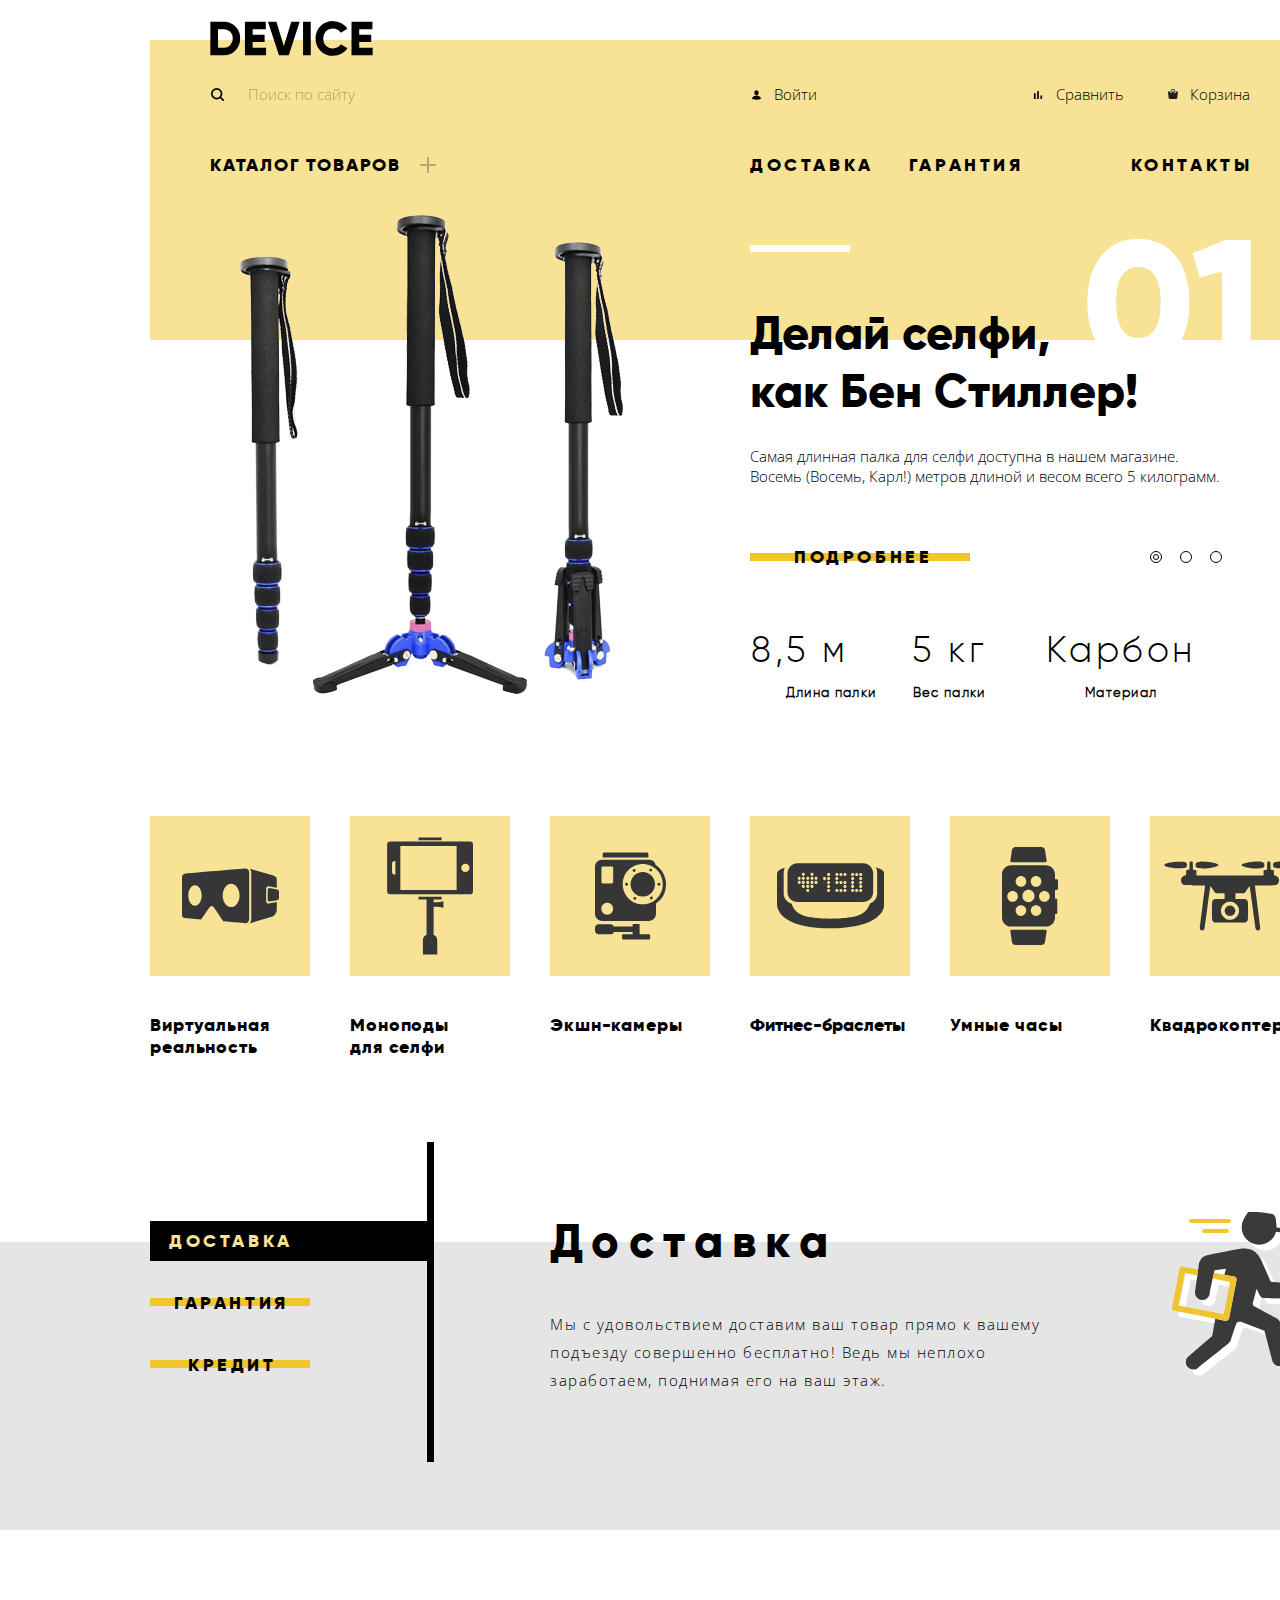
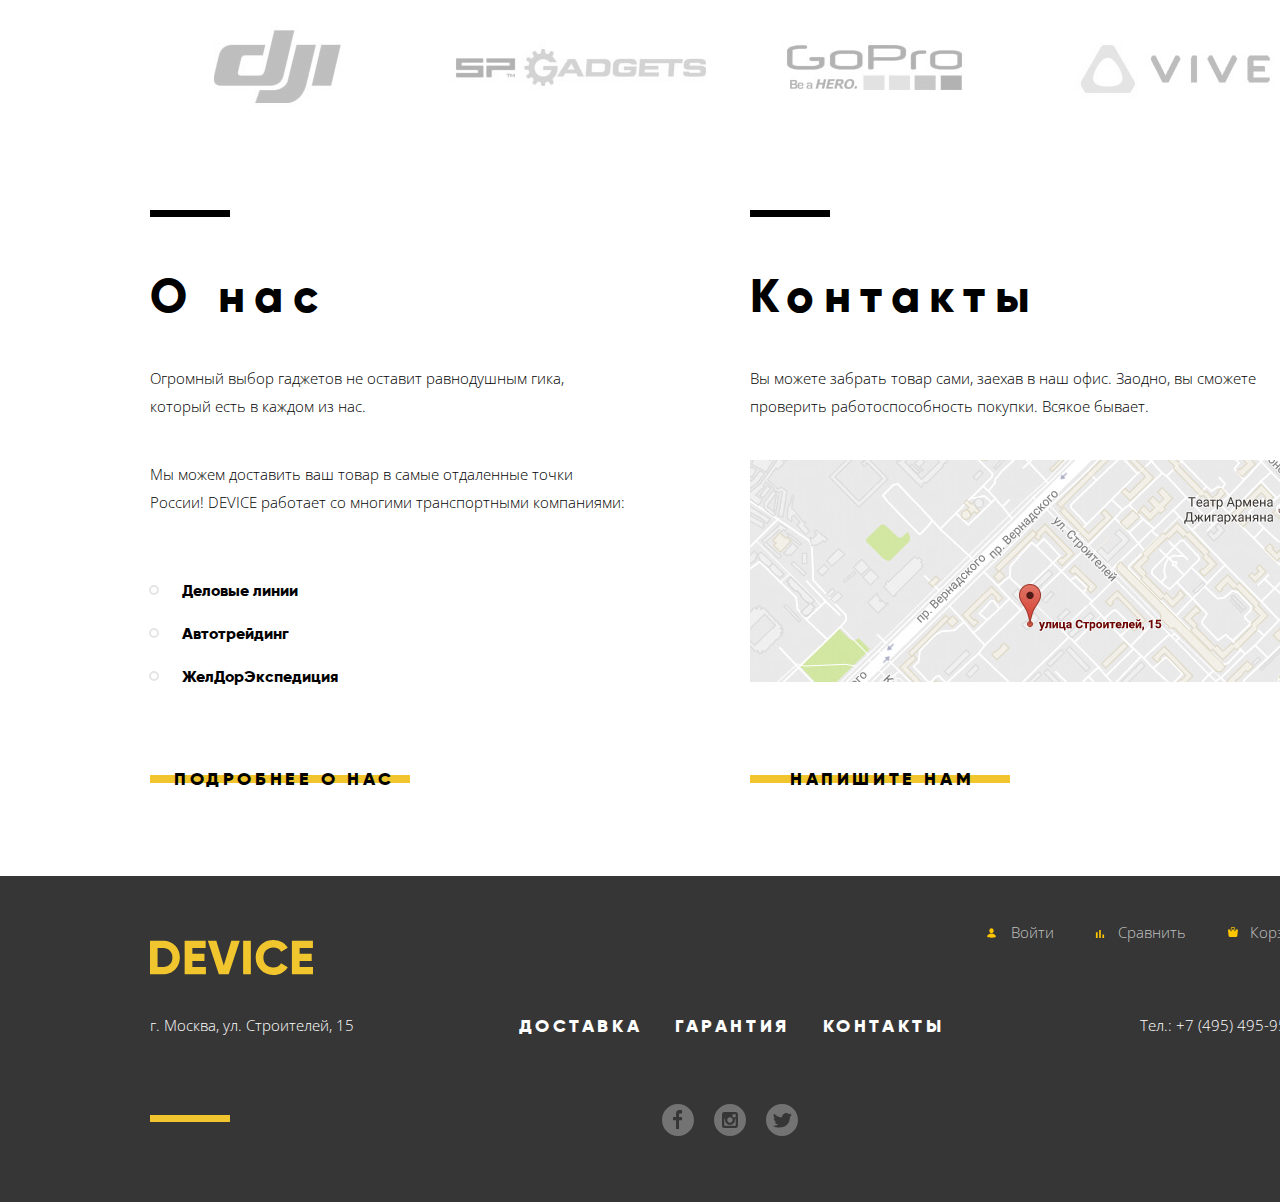
<file: index.html>
<!DOCTYPE html>
<html class="page" lang="ru">

<head>
  <meta charset="utf-8">
  <title>HTML Academy: Девайс</title>
  <link href="https://fonts.googleapis.com/css2?family=Open+Sans:wght@300;400&display=swap" rel="stylesheet">
  <link href="css/normalizemin.css" rel="stylesheet">
  <link href="css/stylemin.css" rel="stylesheet">
</head>

<body class="page-body">
  <header class="main-header">
    <a class="header-logo">
      <img src="img/logo-header.svg" width="163" height="35" alt="Логотип магазина «DEVICE»">
    </a>
    <div class="header-navigation-wrapper">
      <div class="user-menu-header-wrapper">
        <form class="form" action="https://echo.htmlacademy.ru/" method="post">
          <input class="form-search" type="search" name="search" id="search" placeholder="Поиск по сайту">
          <button class="button-search" type="button">Найти</button>
        </form>
        <div class="user-menu-header">
          <div>
            <a class="login-header" href="blank.html">Войти</a>
          </div>
          <div class="buy-menu">
            <a class="check-header" href="blank.html">Сравнить</a>
            <a class="cart-header" href="blank.html">Корзина</a>
          </div>
        </div>
      </div>
      <nav class="main-navigation">
        <ul class="header-navigation">
          <li class="navigation dropdown"><a href="catalog.html">Каталог товаров</a>
            <ul class="dropdown-menu">
              <li><a href="blank.html">Виртуальная реальность</a></li>
              <li><a href="catalog.html">Моноподы для селфи</a></li>
              <li><a href="blank.html">Экшн-камеры</a></li>
              <li><a href="blank.html">Фитнес-браслеты</a></li>
              <li><a href="blank.html">Умные часы</a></li>
              <li><a href="blank.html">Квадрокоптер</a></li>
            </ul>
          </li>
          <li class="navigation"><a href="blank.html">Доставка</a></li>
          <li class="navigation"><a href="blank.html">Гарантия</a></li>
          <li class="navigation"><a href="blank.html">Контакты</a></li>
        </ul>
      </nav>
    </div>
  </header>

  <main>
    <h1 class="visually-hidden">Магазин «DEVICE»</h1>
    <section class="promo-slider container">
      <ol>
        <li class="slide-popular promo-current">
          <div class="slider">
            <div class="promo-image">
              <img class="slide-1" src="img/slider-1.png" width="384" height="486" alt="Самая длинная селфи-палка">
            </div>
            <div class="promo">
              <h3 class="features">Делай селфи,<br>
                как Бен Стиллер!</h3>
              <p class="description">Самая длинная палка для селфи доступна в нашем магазине. Восемь (Восемь, Карл!)
                метров длиной и весом всего 5 килограмм.</p>
              <a class="button-detail" href="blank.html">Подробнее</a>
              <table>
                <tr class="parameter">
                  <td>8,5 м</td>
                  <td>5 кг</td>
                  <td>Карбон</td>
                </tr>
                <tr class="parameter-name">
                  <th>Длина палки</th>
                  <th>Вес палки</th>
                  <th>Материал</th>
                </tr>
              </table>
            </div>
          </div>
        </li>
        <li class="slide-popular">
          <div class="slider">
            <div class="promo-image">
              <img class="slide-2" src="img/slider-2.png" width="345" height="485" alt="Фитнес-браслеты">
            </div>
            <div class="promo">
              <h3 class="features">Худеем<br>
                правильно!</h3>
              <p class="description">Мотивирующие фитнес-браслеты помогут найти в себе силы<br>
                не пропускать занятия и соблюдать диету.</p>
              <a class="button-detail" href="blank.html">Подробнее</a>
              <table>
                <tr class="parameter">
                  <td>48 часов</td>
                </tr>
                <tr class="parameter-name">
                  <th>Без подзарядки</th>
                </tr>
              </table>
            </div>
          </div>
        </li>
        <li class="slide-popular">
          <div class="slider">
            <div class="promo-image">
              <img class="slide-3" src="img/slider-3.png" width="526" height="334" alt="Квадрокоптер">
            </div>
            <div class="promo">
              <h3 class="features">Порхает как бабочка, жалит как пчела!</h3>
              <p class="description">Этот обычный, на первый взгляд, квадрокоптер оснащен мощным лазером,
                замаскированным под стандартную
                камеру.</p>
              <a class="button-detail" href="blank.html">Подробнее</a>
              <table>
                <tr class="parameter">
                  <td>800 м</td>
                  <td>50 м</td>
                </tr>
                <tr class="parameter-name">
                  <th>Дальность полета</th>
                  <th>Радиус поражения</th>
                </tr>
              </table>
            </div>
          </div>
        </li>
      </ol>
      <div class="slider-controls">
        <button class="current-popular" type="button" aria-label="Первый слайд"></button>
        <button type="button" aria-label="Второй слайд"></button>
        <button type="button" aria-label="Третий слайд"></button>
      </div>
    </section>
    <section class="container">
      <h2 class="visually-hidden">Каталог товаров</h2>
      <ul class="catalog-list">
        <li class="catalog-item">
          <a href="blank.html">
            <div class="catalog-item-image">
              <img src="img/vr.svg" width="97" height="55" alt="Виртуальная реальность">
            </div>
            <p>Виртуальная реальность</p>
          </a>
        </li>
        <li class="catalog-item">
          <a href="catalog.html">
            <div class="catalog-item-image">
              <img src="img/monopod.svg" width="86" height="117" alt="Моноподы для селфи">
            </div>
            <p>Моноподы <br>
              для селфи</p>
          </a>
        </li>
        <li class="catalog-item">
          <a href="blank.html">
            <div class="catalog-item-image">
              <img src="img/action-camera.svg" width="71" height="87" alt="Экшн-камеры">
            </div>
            <p>Экшн-камеры</p>
          </a>
        </li>
        <li class="catalog-item">
          <a href="blank.html">
            <div class="catalog-item-image">
              <img src="img/fitbit.svg" width="107" height="65" alt="Фитнес-браслеты">
            </div>
            <p class="bracelet">Фитнес-браслеты</p>
          </a>
        </li>
        <li class="catalog-item">
          <a href="blank.html">
            <div class="catalog-item-image">
              <img src="img/watch.svg" width="56" height="98" alt="Умные часы">
            </div>
            <p>Умные часы</p>
          </a>
        </li>
        <li class="catalog-item">
          <a href="blank.html">
            <div class="catalog-item-image">
              <img src="img/quadcopter.svg" width="132" height="69" alt="Квадрокоптеры">
            </div>
            <p>Квадрокоптеры</p>
          </a>
        </li>
      </ul>
    </section>
    <section class="service">
      <h2 class="visually-hidden">Сервис</h2>
      <div class="service-slider container">
        <div class="service-item">
          <button class="button-service button-service-current" type="button">Доставка</button>
          <button class="button-service" type="button">Гарантия</button>
          <button class="button-service" type="button">Кредит</button>
        </div>
        <ul class="service-list">
          <li class="service-slide-delivery service-current">
            <h2 class="service-title">Доставка</h2>
            <p class="service-description">Мы с удовольствием доставим ваш товар прямо к вашему <br>
              подъезду совершенно бесплатно! Ведь мы неплохо<br>
              заработаем, поднимая его на ваш этаж.</p>
          </li>
          <li class="service-slide-warranty">
            <h2 class="service-title">Гарантия</h2>
            <p class="service-description">Если из-за возгорания купленного у нас товара у вас сгорит дом — не
              переживайте, мы выдадим вам новый.<br>
              Товар, не дом, конечно же.</p>
          </li>
          <li class="service-slide-credit">
            <h2 class="service-title">Кредит</h2>
            <p class="service-description">Залезть в долговую яму стало проще! Кредитные консультанты подберут для вас
              наиболее выгодные<br>
              условия кредита. Выгодные для нашего банка, разумеется.</p>
          </li>
        </ul>
      </div>
    </section>
    <section class="brands container">
      <h2 class="visually-hidden">Бренды</h2>
      <ul class="brand-list">
        <li><a href="blank.html"><img src="img/dji.jpg" width="260" height="100" alt="DJI"></a></li>
        <li><a href="blank.html"><img src="img/spgadgets.jpg" width="260" height="100" alt="SP Gadgets"></a></li>
        <li><a href="blank.html"><img src="img/gopro.jpg" width="260" height="100" alt="GoPro"></a></li>
        <li><a href="blank.html"><img src="img/vive.jpg" width="260" height="100" alt="Vive"></a></li>
      </ul>
    </section>
    <div class="index-columns container">
      <section class="about">
        <h2 class="about-title">О нас</h2>
        <p>Огромный выбор гаджетов не оставит равнодушным гика, который есть в каждом из нас.</p>
        <p>Мы можем доставить ваш товар в самые отдаленные точки России! DEVICE работает со многими транспортными
          компаниями:</p>
        <ul class="delivery">
          <li>Деловые линии</li>
          <li>Автотрейдинг</li>
          <li>ЖелДорЭкспедиция</li>
        </ul>
        <a class="button-about" href="blank.html">Подробнее о нас</a>
      </section>
      <section class="contacts">
        <h2 class="contacts-title">Контакты</h2>
        <p>Вы можете забрать товар сами, заехав в наш офис. Заодно, вы сможете
          проверить работоспособность покупки. Всякое бывает.</p>
        <a class="contacts-map" href="#map"><img src="img/map.jpg" width="560" height="222" alt="Карта проезда"></a>
        <a class="button-contact" href="blank.html">Напишите нам</a>
      </section>
    </div>
  </main>
  <footer class="main-footer">
    <div class="container">
      <div class="main-footer-row-1">
        <nav class="user-menu-footer">
          <a class="login-footer" href="blank.html">Войти</a>
          <a class="check-footer" href="blank.html">Сравнить</a>
          <a class="cart-footer" href="blank.html">Корзина</a>
        </nav>
        <a class="footer-logo">
          <img src="img/logo-footer.svg" width="163" height="35" alt="Логотип магазина «DEVICE»">
        </a>
      </div>
      <div class="main-footer-row-2">
        <p>г. Москва, ул. Строителей, 15</p>
        <ul class="footer-navigation">
          <li><a href="blank.html">Доставка</a></li>
          <li><a href="blank.html">Гарантия</a></li>
          <li><a href="blank.html">Контакты</a></li>
        </ul>
        <a href="tel:+74954959595">Тел.: +7 (495) 495-95-95</a>
      </div>
      <div class="main-footer-row-3">
        <ul class="footer-social">
          <li><a href="blank.html"><img src="img/fb.svg" width="32" height="32" alt="Фейсбук"></a></li>
          <li><a href="blank.html"><img src="img/instagram.svg" width="32" height="32" alt="Инстаграм"></a></li>
          <li><a href="blank.html"><img src="img/twitter.svg" width="32" height="32" alt="Твиттер"></a></li>
        </ul>
        <a class="logo-academy" href="https://htmlacademy.ru/intensive/htmlcss" target="_blank"
          title="Перейти на сайт HTML Academy"><img src="img/htmlacademy.svg" width="27" height="34" alt="Логотип HTML Academy"></a>
      </div>
    </div>
  </footer>
  <section class="modal modal-feedback">
    <h2 class="visually-hidden">Напишите нам</h2>
    <form class="feedback-form" action="https://echo.htmlacademy.ru" method="post">
      <div class="feedback-name">
        <label for="name">Ваше имя</label>
        <input id="name" type="text" name="name" placeholder="Имя Фамилия">
      </div>
      <div class="feedback-email">
        <label for="email">Ваш e-mail</label>
        <input id="email" type="email" name="email" placeholder="email@example.com">
      </div>
      <div class="feedback-letter">
        <label for="letter">Текст письма</label>
        <textarea name="letter" id="letter" rows="5" placeholder="В свободной форме" required></textarea>
      </div>
      <button class="button-send" type="submit">Отправить</button>
    </form>
    <button class="modal-close" type="button" aria-label="Закрыть"></button>
  </section>
  <section class="modal modal-map">
    <h2 class="visually-hidden">Как до нас добраться</h2>
    <iframe
      src="https://www.google.com/maps/embed?pb=!1m18!1m12!1m3!1d2249.1125488779994!2d37.52742931621788!3d55.68703098053578!2m3!1f0!2f0!3f0!3m2!1i1024!2i768!4f13.1!3m3!1m2!1s0x46b54cf65f5c8955%3A0x694710ccd55501e!2z0YPQuy4g0KHRgtGA0L7QuNGC0LXQu9C10LksIDE1LCDQnNC-0YHQutCy0LAsIDExOTMxMQ!5e0!3m2!1sru!2sru!4v1593946885431!5m2!1sru!2sru"
      width="994" height="593" allowfullscreen
      title="Магазин находится по адресу: г. Москва, ул. Строителей, 15"></iframe>
    <img src="img/map-big.jpg" width="994" height="593"
      alt="Магазин находится по адресу: г. Москва, ул. Строителей, 15">
    <button class="modal-close" type="button" aria-label="Закрыть"></button>
  </section>
  <script src="js/popupmin.js"></script>
</body>

</html>
</file>
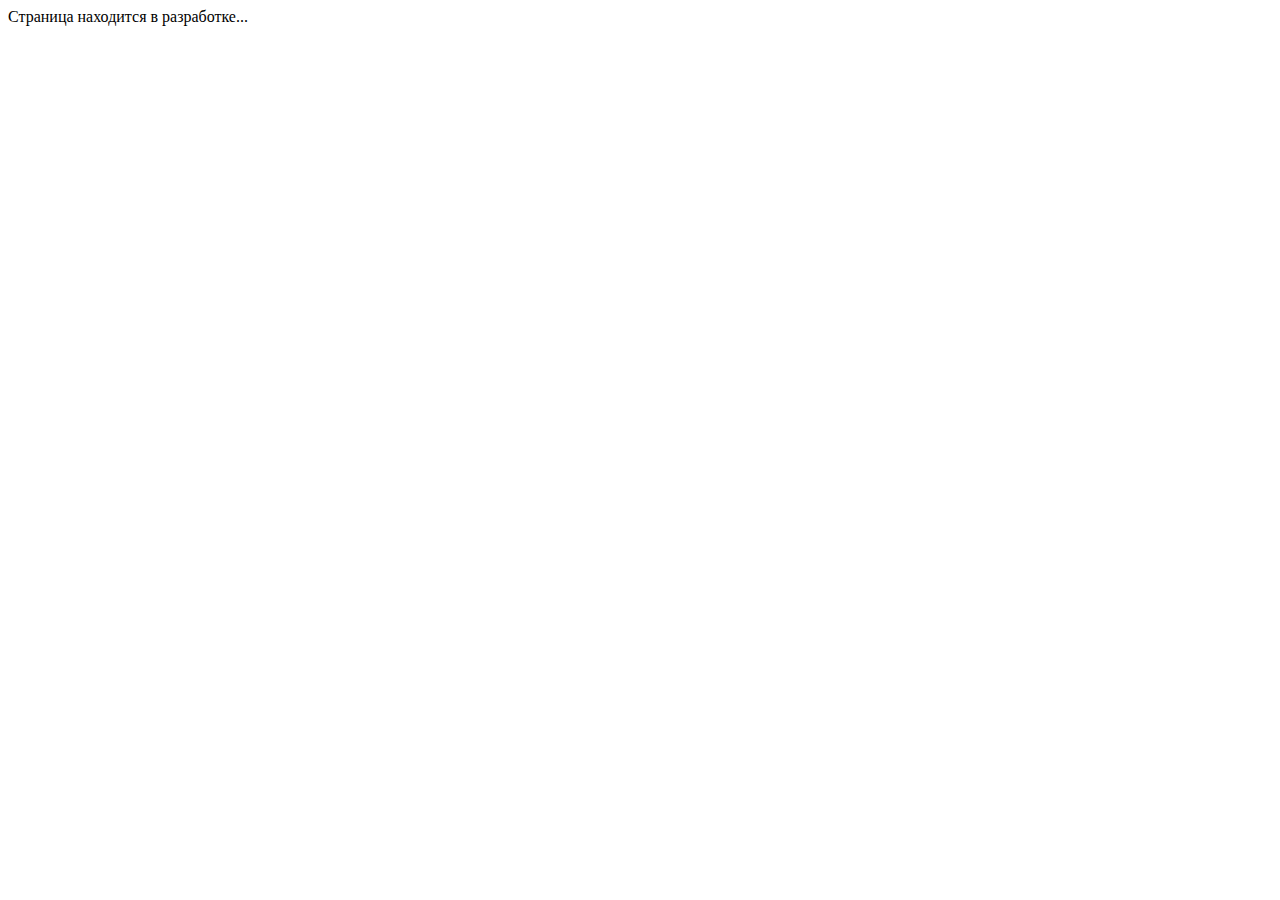
<file: blank.html>
<!DOCTYPE html>
<html lang="ru">
<head>
    <meta charset="UTF-8">
    <meta name="viewport" content="width=device-width, initial-scale=1.0">
    <title>Document</title>
</head>
<body>
    Страница находится в разработке...
</body>
</html>
</file>
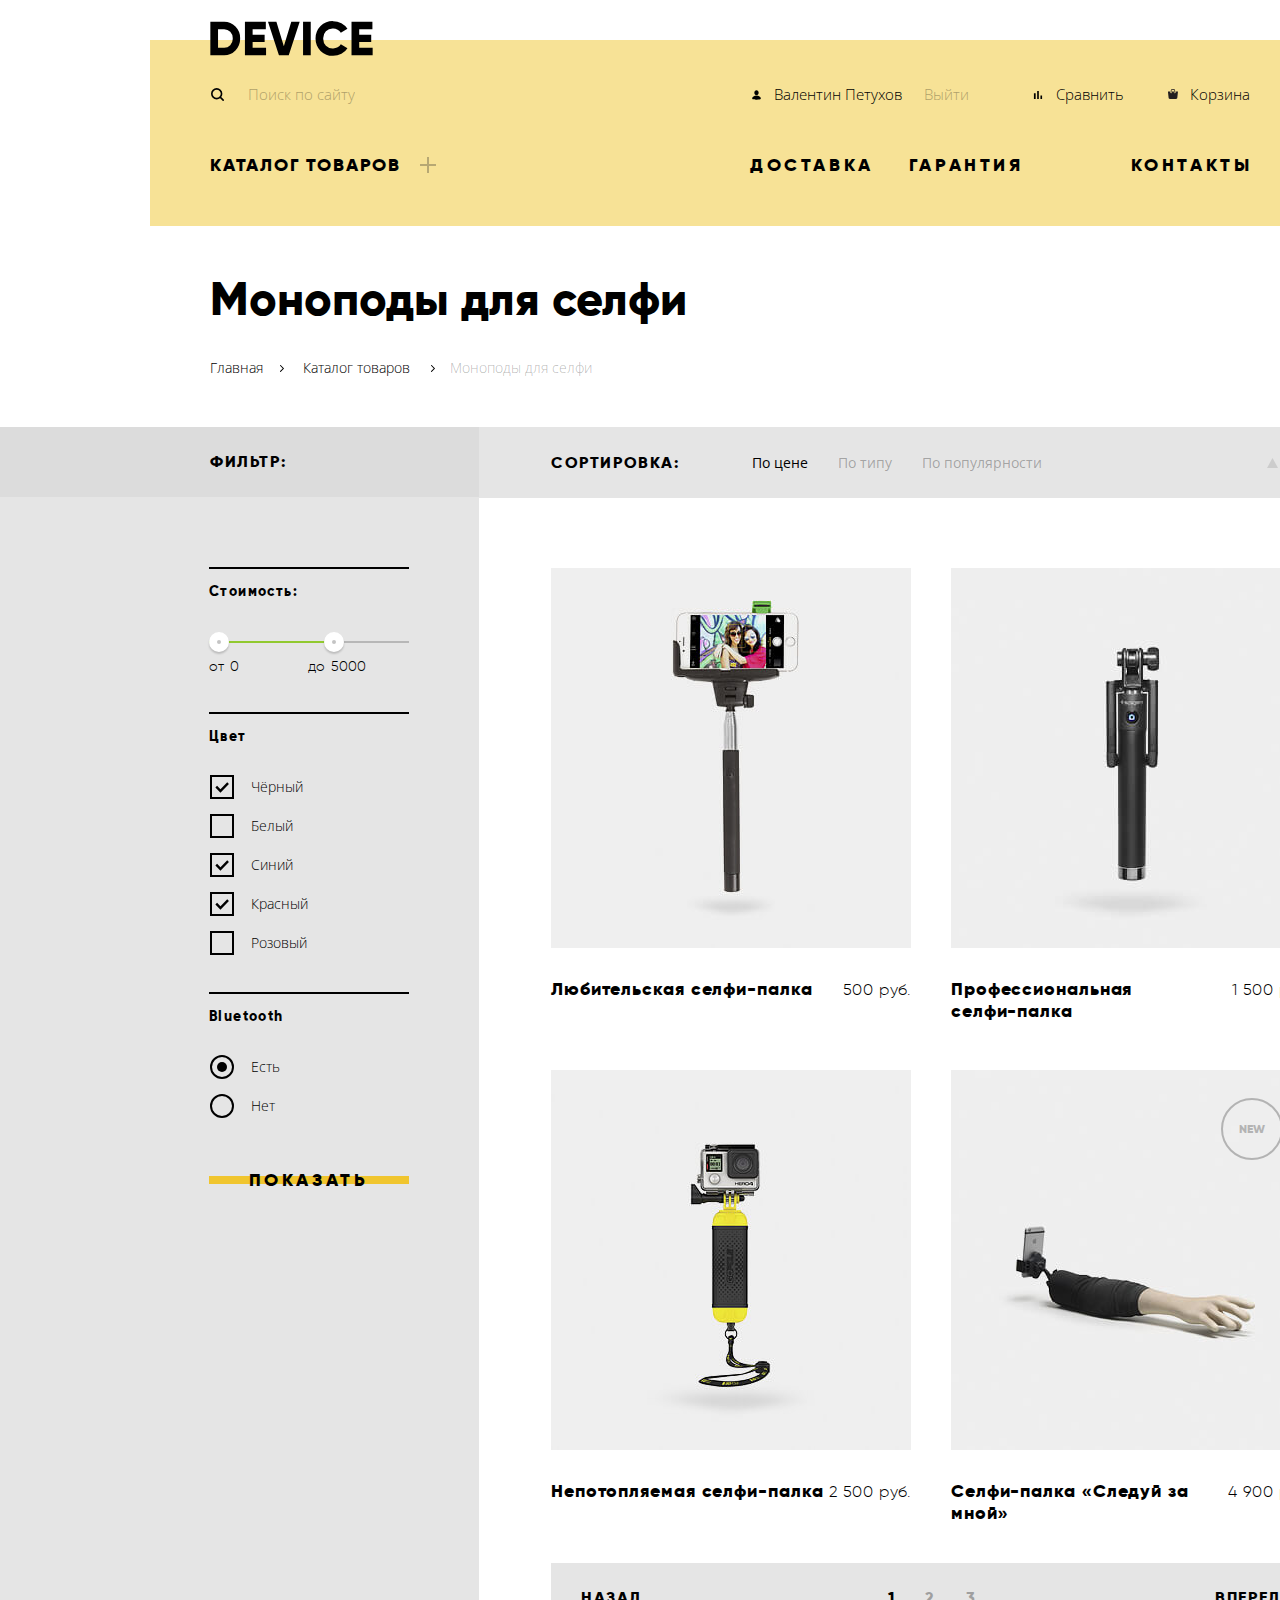
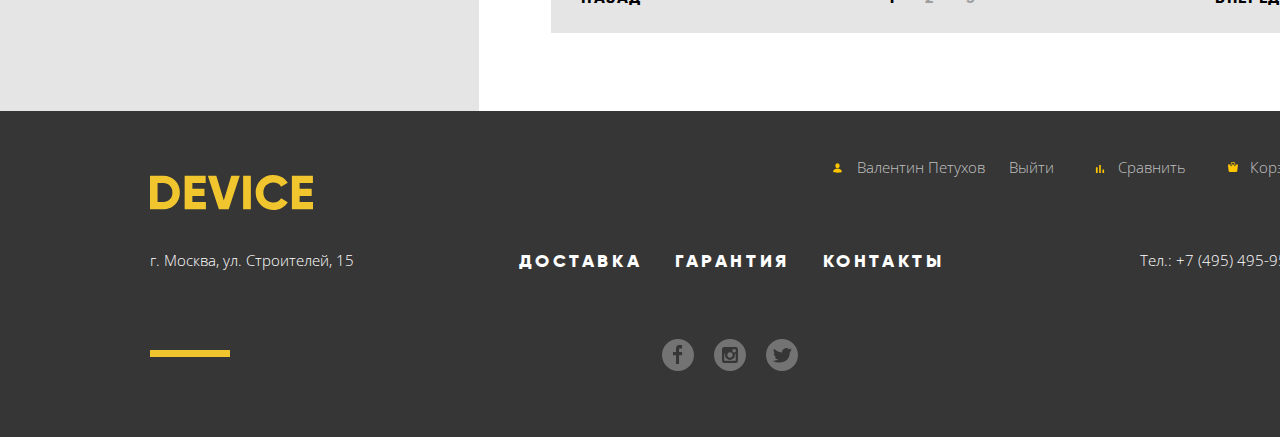
<file: catalog.html>
<!DOCTYPE html>
<html class="page" lang="ru">

<head>
    <meta charset="utf-8">
    <title>HTML Academy: Девайс</title>
    <link href="https://fonts.googleapis.com/css2?family=Open+Sans:wght@300;400&display=swap" rel="stylesheet">
    <link href="css/normalizemin.css" rel="stylesheet">
    <link href="css/stylemin.css" rel="stylesheet">
</head>

<body class="page-body inner-page">
    <header class="main-header">
        <a class="header-logo" href="index.html">
            <img src="img/logo-header.svg" width="163" height="35" alt="Логотип магазина «DEVICE»">
        </a>
        <div class="header-navigation-wrapper">
            <div class="user-menu-header-wrapper">
                <form class="form" action="https://echo.htmlacademy.ru/" method="post">
                    <label class="visually-hidden" for="search">Поиск</label>
                    <input class="form-search" type="search" name="search" id="search" placeholder="Поиск по сайту">
                    <button class="button-search" type="button">Найти</button>
                </form>
                <div class="user-menu-header">
                    <div>
                        <a class="login-header" href="blank.html">Валентин Петухов</a>
                        <a class="logout-header" href="blank.html">Выйти</a>
                    </div>
                    <div class="buy-menu">
                        <a class="check-header" href="blank.html">Сравнить</a>
                        <a class="cart-header" href="blank.html">Корзина</a>
                    </div>
                </div>
            </div>
            <nav class="main-navigation">
                <ul class="header-navigation">
                    <li class="navigation dropdown"><a href="catalog.html">Каталог товаров</a>
                        <ul class="dropdown-menu">
                            <li><a href="blank.html">Виртуальная реальность</a></li>
                            <li><a href="catalog.html">Моноподы для селфи</a></li>
                            <li><a href="blank.html">Экшн-камеры</a></li>
                            <li><a href="blank.html">Фитнес-браслеты</a></li>
                            <li><a href="blank.html">Умные часы</a></li>
                            <li><a href="blank.html">Квадрокоптеры</a></li>
                        </ul>
                    </li>
                    <li class="navigation"><a href="blank.html">Доставка</a></li>
                    <li class="navigation"><a href="blank.html">Гарантия</a></li>
                    <li class="navigation"><a href="blank.html">Контакты</a></li>
                </ul>
            </nav>
        </div>
    </header>
    <main class="page-catalog">
        <section class="page-navigation container">
            <h1 class="page-title">Моноподы для селфи</h1>
            <ul class="breadcrumbs">
                <li><a href="index.html">Главная</a></li>
                <li><a href="blank.html">Каталог товаров</a></li>
                <li class="breadcrumbs-current">Моноподы для селфи</li>
            </ul>
        </section>
        <aside class="sidebar">
            <div class="filter-title">
                <h2>Фильтр:</h2>
            </div>
            <div class=filter-wrap>
                <form class="filter" method="get" action="https://echo.htmlacademy.ru">
                    <fieldset class="filter-item">
                        <legend class="filter-name">Стоимость:</legend>
                        <div class="range-filter">
                            <div class="range-controls">
                                <div class="scale">
                                    <div class="bar"></div>
                                </div>
                                <div class="toggle toggle-min" tabindex="0"></div>
                                <div class="toggle toggle-max" tabindex="0"></div>
                            </div>
                            <div class="price-controls">
                                <label class="min-price">
                                    от <input type="number" name="min-price" value="0">
                                </label>
                                <label class="max-price">
                                    до <input type="number" name="max-price" value="5000">
                                </label>
                            </div>
                        </div>
                    </fieldset>
                    <fieldset class="filter-item">
                        <legend class="filter-name">Цвет</legend>
                        <ul>
                            <li class="filter-option filter-checkbox">
                                <input class="visually-hidden filter-input-checkbox filter-input" type="checkbox"
                                    name="color-black" id="filter-black" checked>
                                <label for="filter-black">Чёрный</label>
                            </li>
                            <li class="filter-option filter-checkbox">
                                <input class="visually-hidden filter-input-checkbox filter-input" type="checkbox"
                                    name="color-white" id="filter-white">
                                <label for="filter-white">Белый</label>
                            </li>
                            <li class="filter-option filter-checkbox">
                                <input class="visually-hidden filter-input-checkbox filter-input" type="checkbox"
                                    name="color-blue" id="filter-blue" checked>
                                <label for="filter-blue">Синий</label>
                            </li>
                            <li class="filter-option filter-checkbox">
                                <input class="visually-hidden filter-input-checkbox filter-input" type="checkbox"
                                    name="color-red" id="filter-red" checked>
                                <label for="filter-red">Красный</label>
                            </li>
                            <li class="filter-option filter-checkbox">
                                <input class="visually-hidden filter-input-checkbox filter-input" type="checkbox"
                                    name="color-pink" id="filter-pink">
                                <label for="filter-pink">Розовый</label>
                            </li>
                        </ul>
                    </fieldset>
                    <fieldset class="filter-item">
                        <legend class="filter-name">Bluetooth</legend>
                        <ul>
                            <li class="filter-option filter-radio">
                                <input class="visually-hidden filter-input-radio filter-input" type="radio"
                                    name="bluetooth" value="yes" id="filter-yes" checked>
                                <label for="filter-yes">Есть</label>
                            </li>
                            <li class="filter-option filter-radio">
                                <input class="visually-hidden filter-input-radio filter-input" type="radio"
                                    name="bluetooth" value="no" id="filter-no">
                                <label for="filter-no">Нет</label>
                            </li>
                        </ul>
                    </fieldset>
                    <button class="button-select" type="submit">Показать</button>
                </form>
            </div>
        </aside>
        <section class="sort">
            <div class="sort-wrap">
                <h2 class="sort-title">Сортировка:</h2>
                <ul class="sort-type">
                    <li class="sort-item sort-item-current"><a href="">По цене</a></li>
                    <li class="sort-item"><a href="">По типу</a></li>
                    <li class="sort-item"><a href="">По популярности</a></li>
                </ul>
                <ul class="sort-arrow">
                    <li class="arrow"><a href=""><svg xmlns="http://www.w3.org/2000/svg" width="11" height="10"
                                viewBox="0 0 11 10">
                                <path d="M5.5 0L0 10h11z" /></svg></a></li>
                    <li class="arrow arrow-active"><a href=""><svg xmlns="http://www.w3.org/2000/svg" width="11"
                                height="10" viewBox="0 0 11 10">
                                <path d="M5.5 10L0 0h11" /></svg></a></li>
                </ul>
            </div>
        </section>
        <section class="catalog">
            <ul class="catalog-items">
                <li class="catalog-element">
                    <a href="blank.html">
                        <img src="img/item-1.jpg" width="360" height="380" alt="Любительская селфи-палка">
                        <div class="catalog-element-title">
                            <h3>Любительская селфи-палка</h3>
                            <p>500 руб.</p>
                        </div>
                    </a>
                    <div class="item-menu">
                        <button class="button-cart" type="button">В корзину</button>
                        <button class="button-check" type="button">Добавить к сравнению</button>
                    </div>
                </li>
                <li class="catalog-element">
                    <a href="blank.html">
                        <img src="img/item-2.jpg" width="360" height="380" alt="Профессиональная селфи-палка">
                        <div class="catalog-element-title">
                            <h3>Профессиональная<br> селфи-палка</h3>
                            <p>1 500 руб.</p>
                        </div>
                    </a>
                    <div class="item-menu">
                        <button class="button-cart" type="button">В корзину</button>
                        <button class="button-check" type="button">Добавить к сравнению</button>
                    </div>
                </li>
                <li class="catalog-element">
                    <a href="blank.html">
                        <img src="img/item-3.jpg" width="360" height="380" alt="Непотопляемая селфи-палка">
                        <div class="catalog-element-title">
                            <h3>Непотопляемая селфи-палка</h3>
                            <p>2 500 руб.</p>
                        </div>
                    </a>
                    <div class="item-menu">
                        <button class="button-cart" type="button">В корзину</button>
                        <button class="button-check" type="button">Добавить к сравнению</button>
                    </div>
                </li>
                <li class="catalog-element new">
                    <a href="blank.html">
                        <img src="img/item-4.jpg" width="360" height="380" alt="Селфи-палка «Следуй за мной»">
                        <div class="catalog-element-title">
                            <h3>Селфи-палка «Следуй за мной»</h3>
                            <p>4 900 руб.</p>
                        </div>
                    </a>
                    <div class="item-menu">
                        <button class="button-cart" type="button">В корзину</button>
                        <button class="button-check" type="button">Добавить к сравнению</button>
                    </div>
                </li>
            </ul>
            <div class="pagination">
                <button class="button-back" type="button">Назад</button>
                <ul class="pagination-list">
                    <li><a class="page-current">1</a></li>
                    <li><a href="#">2</a></li>
                    <li><a href="#">3</a></li>
                </ul>
                <button class="button-forward" type="button">Вперед</button>
            </div>
        </section>
    </main>
    <footer class="main-footer">
        <div class="container">
            <div class="main-footer-row-1">
                <nav class="user-menu-footer">
                    <a class="login-footer" href="blank.html">Валентин Петухов</a>
                    <a class="login-current" href="blank.html">Выйти</a>
                    <a class="check-footer" href="blank.html">Сравнить</a>
                    <a class="cart-footer" href="blank.html">Корзина</a>
                </nav>
                <a class="footer-logo">
                    <img src="img/logo-footer.svg" width="163" height="35" alt="Логотип магазина «DEVICE»">
                </a>
            </div>
            <div class="main-footer-row-2">
                <p>г. Москва, ул. Строителей, 15</p>
                <ul class="footer-navigation">
                    <li><a href="blank.html">Доставка</a></li>
                    <li><a href="blank.html">Гарантия</a></li>
                    <li><a href="blank.html">Контакты</a></li>
                </ul>
                <a href="tel:+74954959595">Тел.: +7 (495) 495-95-95</a>
            </div>
            <div class="main-footer-row-3">
                <ul class="footer-social">
                    <li><a href="blank.html"><img src="img/fb.svg" width="32" height="32" alt="Фейсбук"></a></li>
                    <li><a href="blank.html"><img src="img/instagram.svg" width="32" height="32" alt="Инстаграм"></a>
                    </li>
                    <li><a href="blank.html"><img src="img/twitter.svg" width="32" height="32" alt="Твиттер"></a>
                    </li>
                </ul>
                <a class="logo-academy" href="https://htmlacademy.ru/intensive/htmlcss" target="_blank"
                    title="Перейти на сайт HTML Academy"><img src="img/htmlacademy.svg" width="27" height="34"
                        alt="Логотип HTML Academy"></a>
            </div>
        </div>

    </footer>

</body>

</html>
</file>
<file: css/stylemin.css>
@-webkit-keyframes bounce{0%{-webkit-transform:translateY(-2000px);transform:translateY(-2000px)}70%{-webkit-transform:translateY(30px);transform:translateY(30px)}90%{-webkit-transform:translateY(-10px);transform:translateY(-10px)}to{-webkit-transform:translateY(0);transform:translateY(0)}}@keyframes bounce{0%{-webkit-transform:translateY(-2000px);transform:translateY(-2000px)}70%{-webkit-transform:translateY(30px);transform:translateY(30px)}90%{-webkit-transform:translateY(-10px);transform:translateY(-10px)}to{-webkit-transform:translateY(0);transform:translateY(0)}}@-webkit-keyframes shake{0%,to{-webkit-transform:translateX(0);transform:translateX(0)}10%,30%,50%,70%,90%{-webkit-transform:translateX(-10px);transform:translateX(-10px)}20%,40%,60%,80%{-webkit-transform:translateX(10px);transform:translateX(10px)}}@keyframes shake{0%,to{-webkit-transform:translateX(0);transform:translateX(0)}10%,30%,50%,70%,90%{-webkit-transform:translateX(-10px);transform:translateX(-10px)}20%,40%,60%,80%{-webkit-transform:translateX(10px);transform:translateX(10px)}}@font-face{font-family:"Gilroylight";src:local("Gilroylight"),url(../fonts/gilroylight.woff2),url(../fonts/gilroylight.woff);font-weight:300;font-style:normal}@font-face{font-family:"Gilroyextrabold";src:local("Gilroyextrabold"),url(../fonts/gilroyextrabold.woff2),url(../fonts/gilroyextrabold.woff);font-weight:800;font-style:normal}:root{--basic-black: #000000;--basic-dark: #363636;--basic-grey: #464646;--basic-half-grey: #7e7e7e;--basic-grey-light: #e5e5e5;--basic-white: #ffffff;--special-yellow-dark: #f0c52e;--special-yellow: #f7e296;--special--green: #91c92f;--status-pink-light: #f6dada}a,body{color:var(--basic-black)}body{min-width:1460px;margin:0;padding-top:40px;font-family:"Open sans",sans-serif;font-size:15px;line-height:20px;font-weight:300;background-color:var(--basic-white)}a{text-decoration:none}img{max-width:100%;height:auto}.visually-hidden:not(:focus):not(:active),input[type=checkbox].visually-hidden,input[type=radio].visually-hidden{position:absolute;width:1px;height:1px;margin:-1px;border:0;padding:0;white-space:nowrap;-webkit-clip-path:inset(100%);clip-path:inset(100%);clip:rect(0 0 0 0);overflow:hidden}.page{height:100%}.page-body{min-height:100%;display:-ms-grid;display:grid;-ms-grid-rows:-webkit-min-content 1fr -webkit-min-content;-ms-grid-rows:min-content 1fr min-content;grid-template-rows:-webkit-min-content 1fr -webkit-min-content;grid-template-rows:min-content 1fr min-content}.main-header{width:1160px;background-color:var(--special-yellow);margin:0 auto}.main-header a:focus,.main-header a:hover{color:rgba(0,0,0,.6)}.main-header a:active{color:rgba(0,0,0,.3)}.header-logo img{margin-top:-20px;margin-left:60px;width:163px;height:35px}.header-navigation-wrapper{display:-webkit-box;display:-ms-flexbox;display:flex;-webkit-box-orient:vertical;-webkit-box-direction:normal;-ms-flex-direction:column;flex-direction:column;padding:0 60px;margin-top:11px}.user-menu-header-wrapper{display:-webkit-box;display:-ms-flexbox;display:flex;-webkit-box-pack:justify;-ms-flex-pack:justify;justify-content:space-between;-webkit-box-align:baseline;-ms-flex-align:baseline;align-items:baseline;margin-bottom:34px}.form{width:440px;position:relative;-webkit-box-sizing:border-box;box-sizing:border-box}.form-search{width:100%;padding:15px 100px 15px 38px;border-style:none;background-color:transparent;border-bottom:2px solid transparent;background-image:url(../img/search.svg);background-repeat:no-repeat;background-position:1px;background-size:13px 13px}.form-search:focus{border-bottom:2px solid #000;outline:0}.form-search::-webkit-input-placeholder{font-family:"Open sans",sans-serif;font-style:normal;font-weight:300;font-size:15px;line-height:20px;color:var(--basic-black);opacity:.3}.form-search::-moz-placeholder{font-family:"Open sans",sans-serif;font-style:normal;font-weight:300;font-size:15px;line-height:20px;color:var(--basic-black);opacity:.3}.form-search:-ms-input-placeholder,.form-search::-ms-input-placeholder{font-family:"Open sans",sans-serif;font-style:normal;font-weight:300;font-size:15px;line-height:20px;color:var(--basic-black);opacity:.3}.form-search::placeholder{font-family:"Open sans",sans-serif;font-style:normal;font-weight:300;font-size:15px;line-height:20px;color:var(--basic-black);opacity:.3}.form-search:hover::-webkit-input-placeholder{opacity:.6}.form-search:hover::-moz-placeholder{opacity:.6}.form-search:hover:-ms-input-placeholder,.form-search:hover::-ms-input-placeholder{opacity:.6}.form-search:hover::placeholder{opacity:.6}.form-search:focus::-webkit-input-placeholder{opacity:1}.form-search:focus::-moz-placeholder{opacity:1}.form-search:focus:-ms-input-placeholder,.form-search:focus::-ms-input-placeholder{opacity:1}.form-search:focus::placeholder{opacity:1}.button-search{display:none;text-transform:uppercase;background-color:transparent;padding:14px 17px;position:absolute;right:0;border:2px solid #000}.button-search:focus,.button-search:hover{display:inline-block;color:var(--basic-white);background-color:var(--basic-black)}.button-search:active{color:rgba(255,255,255,.3)}.form-search:focus+.button-search{display:inline-block;border-bottom:transparent}.user-menu-header{display:-webkit-box;display:-ms-flexbox;display:flex;-webkit-box-pack:justify;-ms-flex-pack:justify;justify-content:space-between;width:500px}.check-header,.login-header{padding:15px 9px 15px 24px;position:relative}.check-header{padding:15px;margin-right:23px}.cart-header{padding-top:15px;padding-bottom:15px;padding-left:24px;position:relative}.logout-header{padding:15px 15px 15px 9px;opacity:.3}.cart-header::before,.check-header::before,.login-header::before{content:"";position:absolute;top:19px;left:0;width:13px;height:14px;background-image:url(../img/user-header.svg);background-repeat:no-repeat;background-position:center}.cart-header::before,.check-header::before{left:-10px;width:14px;background-image:url(../img/check-header.svg)}.cart-header::before{top:20px;left:2px;width:10px;height:10px;background-image:url(../img/cart-header.svg)}.main-navigation{width:100%;background-color:transparent;margin-bottom:30px}.header-navigation{display:-webkit-box;display:-ms-flexbox;display:flex;list-style:none;padding:0;margin:0;width:inherit}.navigation{position:relative;font-family:"Gilroyextrabold",sans-serif;font-weight:800;font-size:18px;line-height:22px;letter-spacing:.1em;text-transform:uppercase}.navigation a{padding:15px 0}.navigation:nth-of-type(n+2){letter-spacing:.2em}.navigation:nth-of-type(2){position:relative;margin-right:35px}.navigation:nth-of-type(4){width:119px;padding-right:0;margin-left:107px}.dropdown{width:540px;padding-bottom:20px;position:relative}.dropdown a{padding-right:45px}.dropdown::after{content:"";position:absolute;top:0;left:207px;width:22px;height:22px;background-image:url(../img/plus.svg);background-repeat:no-repeat;background-position:center;opacity:.3}.dropdown-menu{position:absolute;left:-60px;display:none;-ms-flex-wrap:wrap;flex-wrap:wrap;-webkit-box-orient:vertical;-webkit-box-direction:normal;-ms-flex-direction:column;flex-direction:column;-ms-flex-line-pack:start;align-content:flex-start;width:1160px;height:144px;padding:0;list-style:none;font-family:"Open sans",sans-serif;font-size:15px;line-height:20px;font-weight:300;text-transform:none;letter-spacing:0;margin-top:20px;background-color:var(--special-yellow);z-index:10}.dropdown:hover>.dropdown-menu{display:-webkit-box;display:-ms-flexbox;display:flex}.dropdown-menu li{padding-top:9px;padding-bottom:8px;padding-right:44px}.dropdown-menu li:nth-child(-n+3){margin-left:50px}.dropdown-menu li:nth-child(3){margin-bottom:10px}.dropdown-menu li:nth-child(5){margin-bottom:40px}.dropdown-menu a{padding:10px}.container{width:1160px;margin:0 auto}.promo-slider{position:relative;margin-top:-15px;margin-bottom:115px}.promo-slider::before{position:absolute;content:" ";top:15px;background-color:var(--special-yellow);width:100%;height:114px;z-index:-1}.promo-slider ol{position:relative;padding:0;margin:0;background-color:transparent;list-style-type:none}.slider{display:-webkit-box;display:-ms-flexbox;display:flex;position:relative}.slide-popular{display:none}.promo-current{display:block}.promo{width:500px}.promo-image{position:relative;width:600px}.slide-1{position:absolute;top:0;left:89px;width:384px;height:486px}.slide-2,.slide-3{position:absolute;top:25px;left:116px;width:345px;height:485px}.slide-3{top:82px;left:30px;width:526px;height:334px}.slide-popular::before{position:absolute;z-index:1;display:inline-block;background-color:transparent;font-family:"Gilroyextrabold",sans-serif;font-weight:800;font-size:179px;color:var(--basic-white)}.slide-popular:first-child::before{top:83px;right:47px;content:"01"}.slide-popular:nth-child(2)::before{top:83px;right:54px;content:"02"}.slide-popular:last-child::before{top:83px;right:53px;content:"03"}.promo::after{content:"";position:absolute;top:34px;display:inline-block;width:100px;height:7px;background-color:var(--basic-white)}.features{position:relative;z-index:2;font-family:"Gilroyextrabold",sans-serif;font-weight:800;font-size:47px;line-height:58px;margin-top:93px;margin-bottom:26px}.description{width:471px;margin-bottom:60px}.button-detail{position:relative;font-family:"Gilroyextrabold",sans-serif;font-weight:800;font-size:18px;line-height:22px;letter-spacing:.2em;text-transform:uppercase;background-color:transparent;width:220px;padding:9px 42px 9px 44px;-webkit-box-sizing:border-box;box-sizing:border-box}.button-detail::before{content:"";position:absolute;top:16px;left:0;width:220px;height:8px;background-color:var(--special-yellow-dark);z-index:-1}.button-detail:focus,.button-detail:hover{background-color:var(--special-yellow-dark)}.button-detail:active{color:rgba(0,0,0,.3)}.parameter,.parameter-name{font-family:"Gilroylight",sans-serif;font-weight:300;font-size:13px;line-height:15px;letter-spacing:.1em}.parameter{font-size:36px;line-height:42px}.promo table{border-collapse:collapse;margin-top:60px}.promo td,.promo th{padding-right:59px}.promo td{padding-bottom:13px}.promo td:last-child,.promo th:last-child{padding-right:0}.promo td:first-child,.promo th:first-child{min-width:160px;padding-right:0}.catalog-list,.slider-controls{display:-webkit-box;display:-ms-flexbox;display:flex;-webkit-box-pack:justify;-ms-flex-pack:justify;justify-content:space-between}.slider-controls{position:absolute;bottom:138px;right:88px;z-index:20;width:72px}.slider-controls button{padding:0;width:12px;height:12px;background-color:transparent;border:1px solid var(--basic-black);border-radius:50%;cursor:pointer}.slider-controls .current-popular::after{content:"";position:absolute;top:3px;left:3px;width:6px;height:6px;background-color:var(--basic-white);border:1px solid var(--basic-black);border-radius:50%;-webkit-box-sizing:border-box;box-sizing:border-box}.catalog-list{list-style:none;padding:0;margin:0 0 10px}.catalog-item{width:160px;min-height:160px}.catalog-item p{font-family:"Gilroyextrabold",sans-serif;font-weight:800;font-size:18px;line-height:22px;letter-spacing:.05em}.catalog-item .bracelet{letter-spacing:0}.catalog-item-image{display:-webkit-box;display:-ms-flexbox;display:flex;-webkit-box-pack:center;-ms-flex-pack:center;justify-content:center;width:160px;height:160px;background-color:var(--special-yellow);margin-bottom:38px}.catalog-item-image:focus,.catalog-item-image:hover{background-color:var(--special-yellow-dark)}.catalog-item:active{opacity:.3}.service{position:relative}.service::after{content:" ";position:absolute;bottom:-14px;background-color:var(--basic-grey-light);width:100%;height:288px;z-index:-1}.service-item,.service-slider{display:-webkit-box;display:-ms-flexbox;display:flex}.service-item{-webkit-box-orient:vertical;-webkit-box-direction:normal;-ms-flex-direction:column;flex-direction:column;width:277px;position:relative;margin-top:135px}.service-item::after{content:" ";position:absolute;bottom:54px;right:-7px;width:7px;height:320px;background-color:var(--basic-black)}.service-list{list-style:none;padding:0;margin:0;-ms-flex-item-align:center;-ms-grid-row-align:center;align-self:center;position:relative}.service-slide-credit::after,.service-slide-delivery::after,.service-slide-warranty::after{content:"";position:absolute;bottom:140px;right:-5px;width:136px;height:164px;background-image:url(../img/delivery.svg);background-repeat:no-repeat;background-position:center}.service-slide-credit::after,.service-slide-warranty::after{bottom:126px;right:-23px;width:171px;height:195px;background-image:url(../img/warranty.svg)}.service-slide-credit::after{bottom:138px;right:0;width:156px;height:188px;background-image:url(../img/credit.svg)}.service-slide-credit,.service-slide-delivery,.service-slide-warranty{width:876px;display:none}.catalog-element:hover .item-menu,.service-current{display:block}.button-service{position:relative;width:160px;height:40px;font-family:"Gilroyextrabold",sans-serif;font-weight:800;font-size:18px;line-height:22px;letter-spacing:.2em;text-transform:uppercase;text-align:left;padding:7px 0;border:0;background-color:transparent;color:var(--basic-black);margin-bottom:22px;z-index:1}.button-service:first-child{padding-left:19px}.button-service:nth-child(2){padding-left:24px}.button-service:last-child{padding-left:38px;margin-bottom:0}.button-service:not(.button-service-current)::before{position:absolute;content:" ";top:15px;left:0;width:160px;height:8px;background-color:var(--special-yellow-dark);z-index:-1}.button-service-current{width:277px;position:relative;background-color:var(--basic-black);color:var(--special-yellow)}.button-service:focus,.button-service:hover{background-color:var(--special-yellow-dark)}.button-service:active{width:277px;color:var(--special-yellow);background-color:var(--basic-black)}.service-title{font-family:"Gilroyextrabold",sans-serif;font-weight:800;font-size:47px;line-height:58px;letter-spacing:.2em;padding-top:126px;padding-left:123px;margin:0 0 40px}.service-description{width:574px;font-family:"Open sans",sans-serif;font-style:normal;font-weight:300;font-size:15px;line-height:28px;letter-spacing:.1em;padding-left:123px;padding-bottom:122px;margin:0}.service-slide-warranty p{line-height:30px;padding-bottom:116px}.brand-list{display:-webkit-box;display:-ms-flexbox;display:flex;-webkit-box-pack:justify;-ms-flex-pack:justify;justify-content:space-between;list-style:none;padding:0;margin-top:102px;margin-bottom:75px}.brand-list li{-webkit-filter:grayscale(1);filter:grayscale(1);opacity:.3}.brand-list li:active,.brand-list li:focus,.brand-list li:hover{-webkit-filter:grayscale(0);filter:grayscale(0);opacity:1}.index-columns{display:-webkit-box;display:-ms-flexbox;display:flex;-webkit-box-pack:justify;-ms-flex-pack:justify;justify-content:space-between;margin-bottom:83px}.index-columns p{margin-bottom:40px}.about{width:475px;line-height:28px}.about::before,.contacts::before{content:"";display:inline-block;width:80px;height:7px;background-color:var(--basic-black)}.about-title{font-size:47px;line-height:58px;letter-spacing:.2em;margin-top:42px}.about-title,.button-about,.delivery{font-family:"Gilroyextrabold",sans-serif;font-weight:800}.delivery{list-style-type:none;font-style:normal;font-size:16px;line-height:28px;padding-left:20px;margin-top:61px;margin-bottom:74px}.delivery li{position:relative;padding-left:12px;margin-bottom:15px}.delivery li::before{content:"";position:absolute;left:-21px;top:8px;width:6px;height:6px;border:2px solid var(--basic-grey-light);border-radius:50%}.button-about{position:relative;width:260px;font-size:18px;line-height:22px;letter-spacing:.2em;text-transform:uppercase;background-color:transparent;padding:9px 18px 9px 24px;z-index:1}.button-about::before,.button-contact::before{content:"";position:absolute;top:16px;left:0;width:260px;height:8px;background-color:var(--special-yellow-dark);z-index:-1}.button-about:focus,.button-about:hover{background-color:var(--special-yellow-dark)}.button-about:active{color:rgba(0,0,0,.3)}.contacts-title{font-family:"Gilroyextrabold",sans-serif;font-weight:800;font-size:47px;line-height:58px;letter-spacing:.2em;margin-top:42px}.contacts{width:560px;line-height:28px}.contacts img{margin-bottom:75px}.button-contact{position:relative;width:260px;font-family:"Gilroyextrabold",sans-serif;font-weight:800;font-size:18px;line-height:22px;letter-spacing:.2em;text-transform:uppercase;background-color:transparent;padding:9px 40px;margin-top:31px}.button-contact:focus,.button-contact:hover{background-color:var(--special-yellow-dark)}.button-contact:active{color:rgba(0,0,0,.3)}.main-footer{background-color:var(--basic-dark)}.main-footer-row-1{display:-webkit-box;display:-ms-flexbox;display:flex;-webkit-box-orient:vertical;-webkit-box-direction:normal;-ms-flex-direction:column;flex-direction:column;margin-top:31px;margin-bottom:40px}.footer-logo{width:163px;height:35px;opacity:1;margin-top:-17px}.footer-logo:focus,.footer-logo:hover,.footer-navigation a:focus,.footer-navigation a:hover{opacity:.6}.footer-logo:active{opacity:.3}.user-menu-footer{display:-webkit-box;display:-ms-flexbox;display:flex;-ms-flex-item-align:end;align-self:flex-end}.cart-footer,.check-footer,.login-current,.login-footer{font-family:"Open sans",sans-serif;font-size:15px;line-height:20px;color:rgba(255,255,255,.7);padding-top:15px;padding-bottom:15px;position:relative}.cart-footer,.check-footer{margin-left:64px}.login-current,.login-footer{margin-left:24px}.cart-footer:focus,.cart-footer:hover,.check-footer:focus,.check-footer:hover,.login-current:focus,.login-current:hover,.login-footer:focus,.login-footer:hover{color:#fff}.cart-footer:active,.check-footer:active,.footer-navigation a:active,.login-current:active,.login-footer:active{opacity:.3}.login-footer::before{content:"";position:absolute;top:19px;left:-26px;width:13px;height:14px;background-image:url(../img/user-footer.svg);background-repeat:no-repeat;background-position:center}.login-current::before{display:none}.login-footer:before:focus,.login-footer:before:hover{opacity:0,6}.cart-footer::before,.check-footer::before{content:"";position:absolute;top:20px;left:-25px;width:14px;height:14px;background-image:url(../img/check-footer.svg);background-repeat:no-repeat;background-position:center}.cart-footer::before{left:-22px;width:10px;height:10px;background-image:url(../img/cart-footer.svg)}.login-footer:hover::before{opacity:1}.footer-navigation,.main-footer-row-2{display:-webkit-box;display:-ms-flexbox;display:flex;-webkit-box-pack:justify;-ms-flex-pack:justify;justify-content:space-between}.main-footer-row-2{margin-bottom:67px}.main-footer-row-2 a,.main-footer-row-2 p{width:210px;color:var(--basic-white);margin:0}.main-footer-row-2 a{text-align:right}.footer-navigation{width:426px;list-style:none;padding:0;margin:0 0 0 3px}.footer-navigation li{font-family:"Gilroyextrabold",sans-serif;font-weight:800;font-size:18px;line-height:22px;letter-spacing:.2em;text-transform:uppercase}.footer-navigation li:nth-child(3){margin-right:0}.footer-navigation a{color:var(--basic-white)}.footer-contacts{-webkit-box-pack:justify;-ms-flex-pack:justify;justify-content:space-between}.footer-contacts p{margin:0}.footer-contacts,.footer-social,.main-footer-row-3{display:-webkit-box;display:-ms-flexbox;display:flex}.main-footer-row-3{position:relative;margin-bottom:60px}.main-footer-row-3 a{margin-left:auto}.footer-social{-webkit-box-pack:justify;-ms-flex-pack:justify;justify-content:space-between;list-style:none;padding:0;margin:0 0 0 512px;width:136px}.main-footer-row-3::before{position:absolute;content:"";top:11px;left:0;width:80px;height:7px;background-color:var(--special-yellow-dark)}.footer-social img{width:32px;height:32px;opacity:.3}.footer-social img:focus,.footer-social img:hover{opacity:1}.footer-social img:active{opacity:.1}.modal{display:none;position:fixed;top:0;right:0;bottom:0;left:0;margin:auto;color:var(--basic-black);z-index:20}.modal-show{display:block;-webkit-animation:bounce .6s;animation:bounce .6s}.modal-error{-webkit-animation:shake .6s;animation:shake .6s}.modal-feedback{top:120px;bottom:auto;width:760px;padding:92px 100px 70px;background-color:var(--basic-white);-webkit-box-shadow:0 10px 16px rgba(0,0,0,.15);box-shadow:0 10px 16px rgba(0,0,0,.15)}.feedback-form{display:-webkit-box;display:-ms-flexbox;display:flex;-ms-flex-wrap:wrap;flex-wrap:wrap;-webkit-box-pack:justify;-ms-flex-pack:justify;justify-content:space-between}.feedback-email,.feedback-name{width:360px}.feedback-email label,.feedback-letter label,.feedback-name label{display:block;width:100%;margin-bottom:10px;font-family:"Gilroyextrabold",sans-serif;font-style:normal;font-weight:800;font-size:18px;line-height:22px}.feedback-email input,.feedback-letter textarea,.feedback-name input{width:100%;background-color:#f2f2f2;border:2px solid transparent;padding-top:16px;padding-bottom:15px;padding-left:20px;-webkit-box-sizing:border-box;box-sizing:border-box}.feedback-email input:hover,.feedback-letter textarea:hover,.feedback-name input:hover{background-color:#eaeaea}.feedback-email input:focus,.feedback-letter textarea:focus,.feedback-name input:focus{background-color:var(--basic-white);border:2px solid #f7e296}.feedback-email input:focus::-webkit-input-placeholder,.feedback-letter textarea:focus::-webkit-input-placeholder,.feedback-name input:focus::-webkit-input-placeholder{color:var(--basic-black)}.feedback-email input:focus::-moz-placeholder,.feedback-letter textarea:focus::-moz-placeholder,.feedback-name input:focus::-moz-placeholder{color:var(--basic-black)}.feedback-email input:focus:-ms-input-placeholder,.feedback-email input:focus::-ms-input-placeholder,.feedback-letter textarea:focus:-ms-input-placeholder,.feedback-letter textarea:focus::-ms-input-placeholder,.feedback-name input:focus:-ms-input-placeholder,.feedback-name input:focus::-ms-input-placeholder{color:var(--basic-black)}.feedback-email input:focus::placeholder,.feedback-letter textarea:focus::placeholder,.feedback-name input:focus::placeholder{color:var(--basic-black)}.feedback-letter{width:760px;margin-top:32px;margin-bottom:54px}.feedback-letter textarea{height:167px;resize:none}.button-send{position:relative;font-family:"Gilroyextrabold",sans-serif;font-weight:800;font-size:18px;line-height:22px;letter-spacing:.2em;text-transform:uppercase;background-color:transparent;padding:9px 35px 9px 34px;border:0}.button-send::before{content:"";position:absolute;top:16px;left:0;width:200px;height:8px;background-color:var(--special-yellow-dark);z-index:-1}.button-send:focus,.button-send:hover{background-color:var(--special-yellow-dark)}.button-send:active{color:rgba(0,0,0,.3)}.modal-close{position:absolute;top:20px;right:20px;width:55px;height:55px;border:2px solid var(--special-yellow-dark);border-radius:50%;background-color:var(--special-yellow-dark);background-image:url(../img/close1.svg);background-repeat:no-repeat;background-position:center;cursor:pointer;opacity:.5;z-index:20}.modal-close:focus,.modal-close:hover{opacity:1}.modal-close:active{opacity:.3}.modal-map{width:994px;height:593px}.modal-map img{position:absolute;top:0;left:0;z-index:1;margin:0;-webkit-box-shadow:0 10px 16px rgba(0,0,0,.15);box-shadow:0 10px 16px rgba(0,0,0,.15)}.modal-map iframe{position:relative;z-index:10;border:0}.page-title{font-family:"Gilroyextrabold",sans-serif;font-weight:800;font-size:47px;line-height:58px}.page-catalog{display:-ms-grid;display:grid;-ms-grid-columns:auto auto;grid-template-columns:auto auto;-ms-flex-line-pack:start;align-content:start}.page-navigation{grid-column:1/-1;-ms-grid-row:1;-ms-grid-row-span:1;grid-row:1/2;margin-bottom:50px;padding-left:60px;-webkit-box-sizing:border-box;box-sizing:border-box}.page-title{margin:44px 0 30px}.breadcrumbs{display:-webkit-box;display:-ms-flexbox;display:flex;-webkit-box-pack:start;-ms-flex-pack:start;justify-content:flex-start;-ms-flex-wrap:wrap;flex-wrap:wrap;padding:0;margin:0;list-style:none}.breadcrumbs li{font-size:14px;line-height:19px;margin-right:40px;position:relative}.breadcrumbs li,.breadcrumbs-current{color:rgba(0,0,0,.3)}.breadcrumbs li:first-child::after{content:"";position:absolute;top:7px;right:-22px;width:7px;height:7px;background-image:url(../img/nav-arrow.svg);background-repeat:no-repeat;background-position:center}.breadcrumbs li:last-child::before{content:"";position:absolute;top:7px;left:-21px;width:7px;height:7px;background-image:url(../img/nav-arrow.svg);background-repeat:no-repeat;background-position:center}.breadcrumbs li:last-child{margin-right:0}.breadcrumbs-current::after{display:none}.breadcrumbs a:focus,.breadcrumbs a:hover{color:rgba(0,0,0,.6)}.breadcrumbs a:active{color:rgba(0,0,0,.1)}.sidebar{-ms-grid-column:1;-ms-grid-column-span:1;grid-column:1/2;-ms-grid-row:2;-ms-grid-row-span:3;grid-row:2/5;display:-webkit-box;display:-ms-flexbox;display:flex;-webkit-box-orient:vertical;-webkit-box-direction:normal;-ms-flex-direction:column;flex-direction:column}.filter-title{background-color:#dcdcdc}.filter-title h2{display:block;font-family:"Gilroyextrabold",sans-serif;font-weight:800;font-size:16px;line-height:20px;letter-spacing:.1em;text-transform:uppercase;padding-top:25px;padding-bottom:25px;padding-left:61px;margin:0 0 0 auto}.filter-wrap{padding-top:70px;background-color:var(--basic-grey-light);-webkit-box-flex:1;-ms-flex-positive:1;flex-grow:1}.filter,.filter-title h2{width:330px;-webkit-box-sizing:border-box;box-sizing:border-box}.filter{padding-left:60px;margin-left:auto}.filter-name{width:100%;padding-top:14px;border-top:2px solid var(--basic-black)}.range-filter{width:200px;margin-top:22px}.max-price input,.min-price input,.price-controls .max-price,.price-controls .min-price{font-family:"Gilroylight",sans-serif;font-style:normal;font-weight:300;font-size:14px;line-height:14px}.max-price input,.min-price input{width:50%;text-align:left;background-color:transparent;border:0}.filter-item{width:200px;padding:0;margin:0;border:0}.filter-item:first-child{margin-bottom:37px}.filter-item:nth-child(n+2){margin-bottom:32px}.range-controls{position:relative;height:16px;padding:19px 0 0;background-color:transparent}.range-controls .scale{height:2px;background:rgba(0,0,0,.2)}.range-controls .bar{width:60%;height:2px;background:var(--special--green);padding:0}.range-controls .toggle{position:absolute;top:10px;left:0;width:20px;height:20px;padding:0;border:8px solid var(--basic-white);-webkit-box-sizing:border-box;box-sizing:border-box;background-color:#c4c4c4;border-radius:50%;-webkit-box-shadow:0 2px 2px rgba(0,0,0,.18);box-shadow:0 2px 2px rgba(0,0,0,.18);cursor:pointer}.range-controls .toggle-min{left:0}.range-controls .toggle-max{left:115px}.price-controls{display:-webkit-box;display:-ms-flexbox;display:flex}.filter legend{font-family:"Gilroyextrabold",sans-serif;font-weight:800;font-size:14px;line-height:17px;letter-spacing:.1em}.filter-item ul{margin-top:32px;margin-bottom:8px;list-style:none;font-size:14px;line-height:19px;padding:0}.filter-option{margin-bottom:20px}.filter-item li:last-child{margin-bottom:0}.filter-option label{position:relative;display:block;cursor:pointer;-webkit-user-select:none;-moz-user-select:none;-ms-user-select:none;user-select:none;padding-left:42px}.filter-input-checkbox+label::before{content:"";position:absolute;left:1px;top:-2px;width:20px;height:20px;border:2px solid var(--basic-black)}.filter-input-checkbox:checked+label::after{content:"";position:absolute;top:5px;left:6px;width:14px;height:12px;background-image:url(../img/checked.svg);background-repeat:no-repeat;background-position:0 0}.filter-input-radio+label::before{content:"";position:absolute;left:1px;top:-2px;width:20px;height:20px;border:2px solid var(--basic-black);border-radius:50%}.filter-input-radio:checked+label::after{content:"";position:absolute;top:5px;left:8px;width:10px;height:10px;background-color:#000;border-radius:50%}.button-select{width:200px;position:relative;font-family:"Gilroyextrabold",sans-serif;font-weight:800;font-size:18px;line-height:22px;letter-spacing:.2em;text-transform:uppercase;background-color:transparent;padding:7px 38px 7px 37px;border:0;margin-top:7px;z-index:1}.button-select::before{content:"";position:absolute;top:14px;left:0;width:200px;height:8px;background-color:var(--special-yellow-dark);z-index:-1}.button-select:focus,.button-select:hover{background-color:var(--special-yellow-dark)}.button-select:active,.sort-item a{color:rgba(0,0,0,.3)}.sort{background-color:var(--basic-grey-light)}.sort-wrap,.sort-wrap ul{display:-webkit-box;display:-ms-flexbox;display:flex}.sort-wrap{-webkit-box-align:baseline;-ms-flex-align:baseline;align-items:baseline;-webkit-box-flex:1;-ms-flex-positive:1;flex-grow:1;width:760px;padding-top:25px;padding-bottom:25px;padding-left:72px}.sort-title{font-family:"Gilroyextrabold",sans-serif;font-weight:800;font-size:16px;line-height:20px;letter-spacing:.1em;text-transform:uppercase;margin:0 57px 0 0}.sort-wrap ul{position:relative;list-style:none;padding:0}.sort-type{margin:0 190px 0 0}.sort-item a{font-family:"Open sans",sans-serif;font-style:normal;font-weight:400;font-size:14px;line-height:19px;padding:15px}.sort-item-current a{color:#000}.sort-item a:focus,.sort-item a:hover{color:rgba(0,0,0,.6)}.sort-item a:active{color:#000}.sort-arrow{margin:0}.arrow a{padding:10px;margin:10px}.arrow a:last-child{padding-right:0;margin-right:0}.arrow svg{fill:#ccc}.arrow svg:focus,.arrow svg:hover{fill:#999}.arrow svg:active,.arrow-active svg{fill:var(--basic-black)}.arrow-active svg:focus,.arrow-active svg:hover{fill:#999}.catalog,.catalog-items{display:-webkit-box;display:-ms-flexbox;display:flex}.catalog{-webkit-box-orient:vertical;-webkit-box-direction:normal;-ms-flex-direction:column;flex-direction:column;width:760px;margin-left:72px;margin-top:70px}.catalog-items{-ms-flex-wrap:wrap;flex-wrap:wrap;-webkit-box-pack:justify;-ms-flex-pack:justify;justify-content:space-between;padding:0;margin:0;list-style:none}.catalog-element{width:360px;margin-bottom:48px}.catalog-element,.new{position:relative}.new::before{position:absolute;content:"new";top:52px;right:46px;color:#b3b3b3;font-family:"Gilroyextrabold",sans-serif;font-style:normal;font-weight:800;font-size:12px;line-height:15px;text-transform:uppercase}.new::after{position:absolute;content:"";top:28px;right:28px;width:58px;height:58px;border:2px solid #b3b3b3;border-radius:50%;background-color:transparent}.catalog-element a,.catalog-element-title{display:-webkit-box;display:-ms-flexbox;display:flex}.catalog-element a{-webkit-box-orient:vertical;-webkit-box-direction:normal;-ms-flex-direction:column;flex-direction:column;-ms-flex-wrap:nowrap;flex-wrap:nowrap;color:var(--basic-black)}.catalog-element-title{-webkit-box-pack:justify;-ms-flex-pack:justify;justify-content:space-between;-webkit-box-align:baseline;-ms-flex-align:baseline;align-items:baseline;margin-top:30px}.catalog-element-title p{width:85px;font-family:"Gilroylight",sans-serif;font-weight:300;font-size:16px;line-height:18px;letter-spacing:.05em;text-align:right;margin:0}.catalog-element h3{width:275px;letter-spacing:.05em;margin:0}.item-menu{display:none;position:absolute;top:0;left:0;padding-top:180px;width:360px;height:380px;text-align:center}.button-cart,.catalog-element h3{font-family:"Gilroyextrabold",sans-serif;font-weight:800;font-size:18px;line-height:22px}.button-cart{position:relative;letter-spacing:.2em;text-transform:uppercase;padding:10px 38px 8px;background-color:transparent;border:0;z-index:10}.button-cart::before{content:"";position:absolute;top:17px;left:0;width:200px;height:8px;background-color:var(--special-yellow-dark);z-index:-1}.button-cart:focus,.button-cart:hover{background-color:var(--special-yellow-dark)}.button-cart:active{color:rgba(0,0,0,.3)}.button-check{font-size:13px;line-height:18px;letter-spacing:.1em;background-color:transparent;border:0;opacity:.5}.button-check:focus,.button-check:hover{opacity:1}.button-check:active{opacity:.2}.pagination,.pagination-list{display:-webkit-box;display:-ms-flexbox;display:flex}.pagination{-webkit-box-align:baseline;-ms-flex-align:baseline;align-items:baseline;-webkit-box-pack:justify;-ms-flex-pack:justify;justify-content:space-between;background-color:var(--basic-grey-light);font-family:"Gilroyextrabold",sans-serif;font-style:normal;font-weight:800;font-size:16px;line-height:20px;letter-spacing:.1em;text-transform:uppercase;margin-top:-9px;margin-bottom:78px}.pagination-list{width:117px;padding:0;margin:0;list-style:none}.pagination-list a:not(.page-current){padding:25px 15px;color:var(--basic-black);opacity:.3}.page-current{padding:25px 15px;color:var(--basic-black)}.pagination-list a:focus,.pagination-list a:hover{opacity:.6}.pagination-list a:active{opacity:1}.button-back,.button-forward{width:125px;padding-top:25px;padding-bottom:25px;background-color:transparent;border:0;font-family:"Gilroyextrabold",sans-serif;font-style:normal;font-weight:800;font-size:16px;line-height:20px;letter-spacing:.1em;text-transform:uppercase}.button-back{padding-right:25px;padding-left:21px}.button-forward{padding-right:26px;padding-left:25px}.button-back:focus,.button-back:hover,.button-forward:hover .button-forward:focus{background-color:#d9d9d9}.button-back:active,.button-forward:active{background-color:#d9d9d9;color:rgba(0,0,0,.3)}
</file>
<file: css/normalizemin.css>
/*! normalize.css v8.0.1 | MIT License | github.com/necolas/normalize.css */
html{line-height:1.15;-webkit-text-size-adjust:100%}body{margin:0}details,main{display:block}h1{font-size:2em;margin:.67em 0}hr{box-sizing:content-box;height:0;overflow:visible}code,kbd,pre,samp{font-family:monospace,monospace;font-size:1em}a{background-color:transparent}abbr[title]{border-bottom:none;text-decoration:underline dotted}b,strong{font-weight:bolder}small{font-size:80%}sub,sup{font-size:75%;line-height:0;position:relative;vertical-align:baseline}sub{bottom:-.25em}sup{top:-.5em}img{border-style:none}button,input,optgroup,select,textarea{font-family:inherit;font-size:100%;line-height:1.15;margin:0}button,input{overflow:visible}button,select{text-transform:none}[type=button],[type=reset],[type=submit],button{-webkit-appearance:button}[type=button]::-moz-focus-inner,[type=reset]::-moz-focus-inner,[type=submit]::-moz-focus-inner,button::-moz-focus-inner{border-style:none;padding:0}[type=button]:-moz-focusring,[type=reset]:-moz-focusring,[type=submit]:-moz-focusring,button:-moz-focusring{outline:1px dotted ButtonText}fieldset{padding:.35em .75em .625em}legend{color:inherit;display:table;max-width:100%;white-space:normal}progress{vertical-align:baseline}textarea{overflow:auto}[type=checkbox],[type=radio],legend{box-sizing:border-box;padding:0}[type=number]::-webkit-inner-spin-button,[type=number]::-webkit-outer-spin-button{height:auto}[type=search]{-webkit-appearance:textfield;outline-offset:-2px}[type=search]::-webkit-search-decoration{-webkit-appearance:none}::-webkit-file-upload-button{-webkit-appearance:button;font:inherit}summary{display:list-item}[hidden],template{display:none}
</file>
